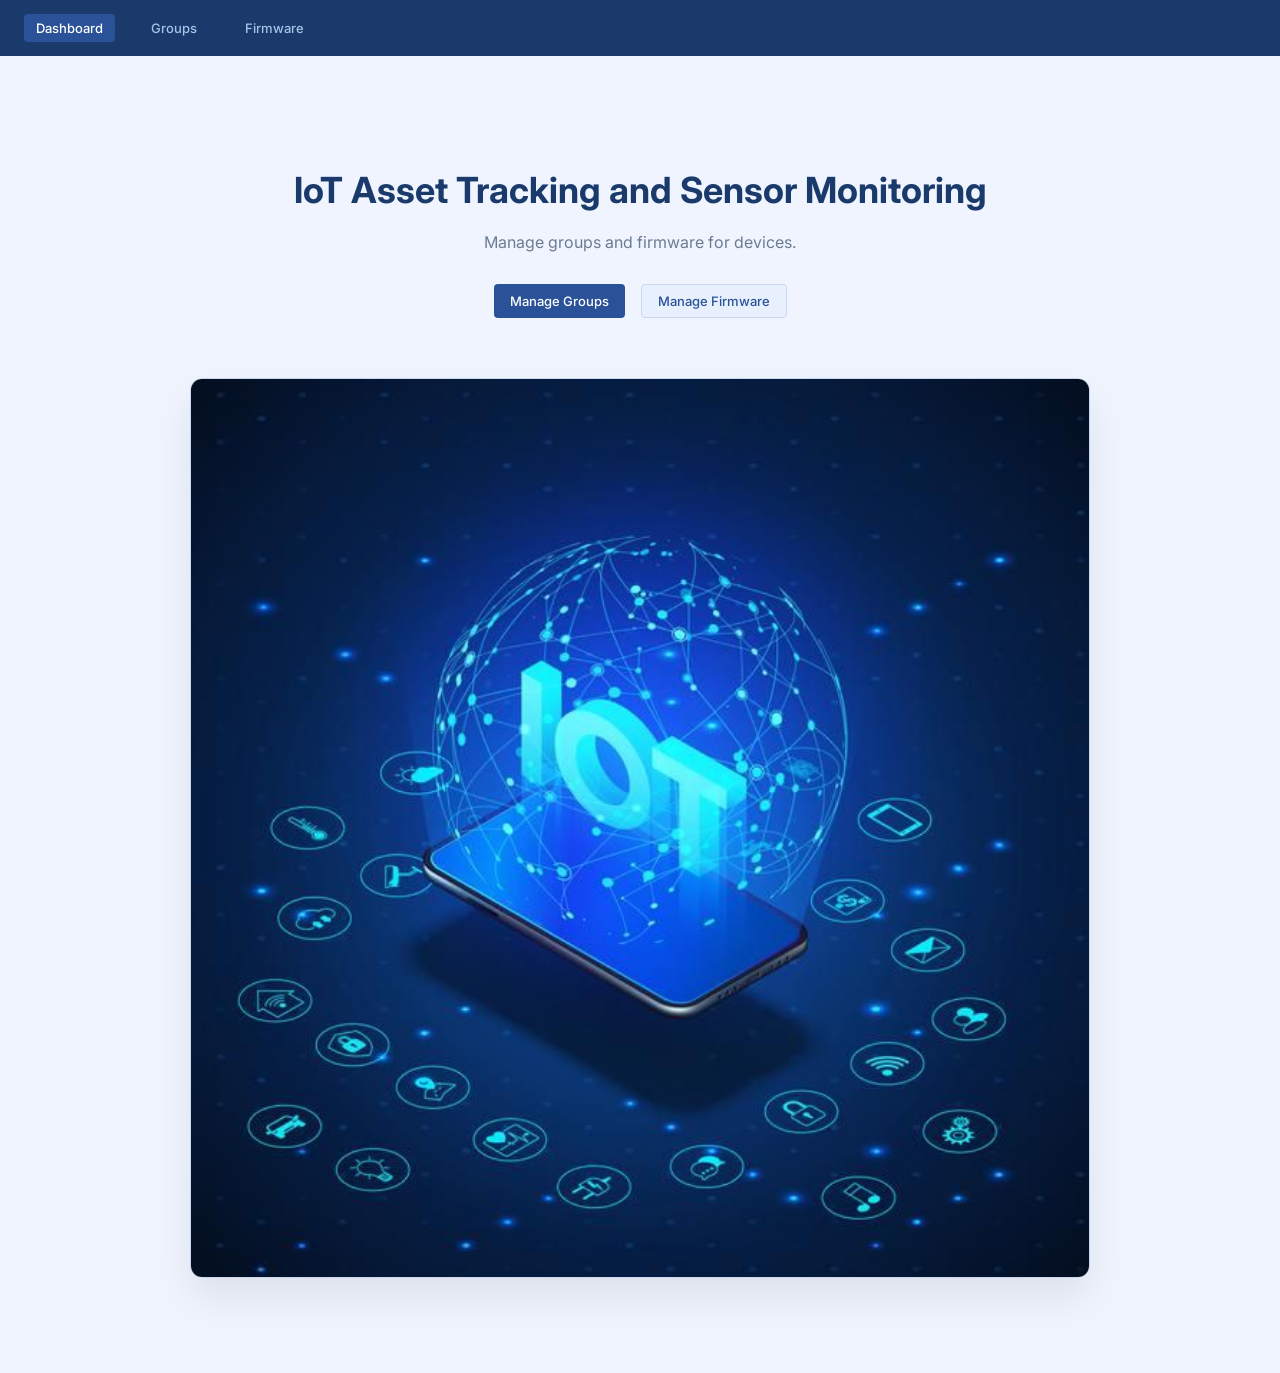
<file: docs/index.html>
<!DOCTYPE html>
<html lang="en">
<head>
    <meta charset="UTF-8">
    <title>IoT Devices</title>
    <link rel="stylesheet" href="CSS/styles.css">
</head>
<body>

    <div class="navbar">

        <a href="index.html" class="active">Dashboard</a>
        <a href="groups.html">Groups</a>
        <a href="firmware.html">Firmware</a>

        <div class="navbar-spacer"></div>
    </div>

    <div class="page-wrapper">

        <div class="hero">
            <h1 class="hero-title">
                IoT Asset Tracking and Sensor Monitoring
            </h1>

            <p class="hero-subtitle">
                Manage groups and firmware for devices.
            </p>

            <div class="hero-actions">
                <a href="groups.html" class="btn btn-primary">
                    Manage Groups
                </a>

                <a href="firmware.html" class="btn btn-secondary">
                    Manage Firmware
                </a>
            </div>
            <div class="hero-image-wrapper">
                <img src="IoT.jpeg" alt="IoT Devices and Sensor Network" class="hero-image">
            </div>
        </div>

    </div>

</body>
</html>
</file>
<file: docs/CSS/styles.css>
@import url('https://fonts.googleapis.com/css2?family=Inter:wght@400;500;600;700&display=swap');

* { box-sizing: border-box; margin: 0; padding: 0; }

body {
  font-family: 'Inter', sans-serif;
  font-size: 14px;
  background: #f0f4ff;
  color: #1e2a3a;
}

.navbar {
  background: #1a3a6b;
  padding: 0 24px;
  height: 56px;
  display: flex;
  align-items: center;
  gap: 24px;
}

.navbar-brand {
  color: #ffffff;
  font-weight: 700;
  font-size: 15px;
  text-decoration: none;
}

.navbar a {
  color: #a8c4e8;
  text-decoration: none;
  font-size: 13px;
  font-weight: 500;
  padding: 6px 12px;
  border-radius: 4px;
  transition: background 0.15s;
}

.navbar a:hover, .navbar a.active {
  background: #2a5298;
  color: #ffffff;
}

.navbar-spacer { flex: 1; }

.page-wrapper {
  max-width: 1100px;
  margin: 32px auto;
  padding: 0 24px;
}

.page-header {
  display: flex;
  align-items: center;
  justify-content: space-between;
  margin-bottom: 24px;
}

.page-title { font-size: 20px; font-weight: 700; color: #1a3a6b; }
.page-subtitle { font-size: 13px; color: #6b7c93; margin-top: 2px; }

.card {
  background: #ffffff;
  border: 1px solid #c8d8f0;
  border-radius: 8px;
  margin-bottom: 20px;
  overflow: hidden;
}

.card-header {
  background: #e8f0fe;
  border-bottom: 1px solid #c8d8f0;
  padding: 12px 20px;
  display: flex;
  align-items: center;
  justify-content: space-between;
  font-weight: 600;
  font-size: 14px;
  color: #1a3a6b;
}

.card-body { padding: 20px; }

.btn {
  display: inline-flex;
  align-items: center;
  gap: 6px;
  padding: 8px 16px;
  border-radius: 4px;
  border: none;
  font-family: 'Inter', sans-serif;
  font-size: 13px;
  font-weight: 500;
  cursor: pointer;
  text-decoration: none;
  transition: background 0.15s;
}

.btn-primary { background: #2a5298; color: #ffffff; }
.btn-primary:hover { background: #1a3a6b; }

.btn-secondary { background: #e8f0fe; color: #2a5298; border: 1px solid #c8d8f0; }
.btn-secondary:hover { background: #c8d8f0; }

.btn-danger { background: #fff0f0; color: #c0392b; border: 1px solid #f5c6c6; }
.btn-danger:hover { background: #c0392b; color: #ffffff; }

.btn-sm { padding: 5px 10px; font-size: 12px; }

.form-section {
  background: #e8f0fe;
  border: 1px solid #c8d8f0;
  border-radius: 8px;
  padding: 20px;
  margin-bottom: 20px;
}

.form-section-title { font-size: 14px; font-weight: 600; color: #1a3a6b; margin-bottom: 16px; }

.form-row { display: flex; gap: 16px; flex-wrap: wrap; margin-bottom: 16px; }

.form-group { display: flex; flex-direction: column; gap: 5px; flex: 1; min-width: 180px; }

label { font-size: 12px; font-weight: 600; color: #4a6080; }

input, select, textarea {
  font-family: 'Inter', sans-serif;
  font-size: 13px;
  color: #1e2a3a;
  background: #ffffff;
  border: 1px solid #c8d8f0;
  border-radius: 4px;
  padding: 8px 10px;
  width: 100%;
  transition: border-color 0.15s;
}

input:focus, select:focus, textarea:focus {
  outline: none;
  border-color: #2a5298;
  box-shadow: 0 0 0 3px rgba(42,82,152,0.1);
}

.form-actions { display: flex; gap: 10px; }

.table-wrapper { overflow-x: auto; }

table { width: 100%; border-collapse: collapse; font-size: 13px; }

th {
  background: #e8f0fe;
  padding: 10px 14px;
  text-align: left;
  font-size: 11px;
  font-weight: 700;
  color: #4a6080;
  text-transform: uppercase;
  letter-spacing: 0.05em;
  border-bottom: 2px solid #c8d8f0;
}

td { padding: 11px 14px; border-bottom: 1px solid #edf2ff; vertical-align: middle; }

tbody tr:hover { background: #f5f8ff; }
tbody tr:last-child td { border-bottom: none; }

.badge { display: inline-block; padding: 2px 8px; border-radius: 12px; font-size: 11px; font-weight: 600; }
.badge-success { background: #d4edda; color: #1a6b3a; }
.badge-warning { background: #fff3cd; color: #856404; }
.badge-info    { background: #cce5ff; color: #1a3a6b; }
.badge-neutral { background: #e8f0fe; color: #4a6080; }

.alert {
  display: flex;
  align-items: center;
  gap: 10px;
  padding: 12px 16px;
  border-radius: 6px;
  font-size: 13px;
  margin-bottom: 16px;
}

.alert-success { background: #d4edda; color: #1a6b3a; border: 1px solid #a8d5b5; }
.alert-error   { background: #f8d7da; color: #721c24; border: 1px solid #f5c6cb; }

.alert-close { margin-left: auto; cursor: pointer; background: none; border: none; font-size: 16px; color: inherit; opacity: 0.6; }
.alert-close:hover { opacity: 1; }

.tree { list-style: none; }
.tree-item + .tree-item { margin-top: 2px; }

.tree-row {
  display: flex;
  align-items: center;
  gap: 8px;
  padding: 8px 10px;
  border-radius: 4px;
}

.tree-row:hover { background: #f0f4ff; }

.tree-toggle { width: 18px; font-size: 11px; cursor: pointer; color: #6b7c93; user-select: none; text-align: center; }
.tree-label { flex: 1; font-size: 13px; font-weight: 500; }
.tree-actions { display: flex; gap: 4px; }

.tree-children {
  margin-left: 24px;
  padding-left: 12px;
  border-left: 2px solid #c8d8f0;
  margin-top: 2px;
}

.tree-children.collapsed { display: none; }

.stats-row { display: flex; gap: 16px; margin-bottom: 24px; flex-wrap: wrap; }

.stat-card {
  background: #ffffff;
  border: 1px solid #c8d8f0;
  border-radius: 8px;
  padding: 16px 20px;
  flex: 1;
  min-width: 120px;
}

.stat-label { font-size: 11px; font-weight: 700; color: #6b7c93; text-transform: uppercase; letter-spacing: 0.05em; margin-bottom: 6px; }
.stat-value { font-size: 28px; font-weight: 700; color: #2a5298; }

.actions-cell { display: flex; gap: 6px; }
.empty-state { text-align: center; padding: 40px; color: #6b7c93; font-size: 13px; }

.hero {
  text-align: center;
  padding: 80px 20px 60px;
}

.hero-title {
  font-size: 36px;
  font-weight: 700;
  color: #1a3a6b;
  margin-bottom: 20px;
}

.hero-subtitle {
  font-size: 16px;
  color: #6b7c93;
  margin-bottom: 32px;
}

.hero-actions {
  display: flex;
  justify-content: center;
  gap: 16px;
  flex-wrap: wrap;
}


.hero-image-wrapper {
  margin-top: 60px;
  text-align: center;
}

.hero-image {
  max-width: 900px;
  width: 100%;
  border-radius: 12px;
  box-shadow: 0 20px 40px rgba(0, 0, 0, 0.08);
  border: 1px solid #c8d8f0;
}
</file>
